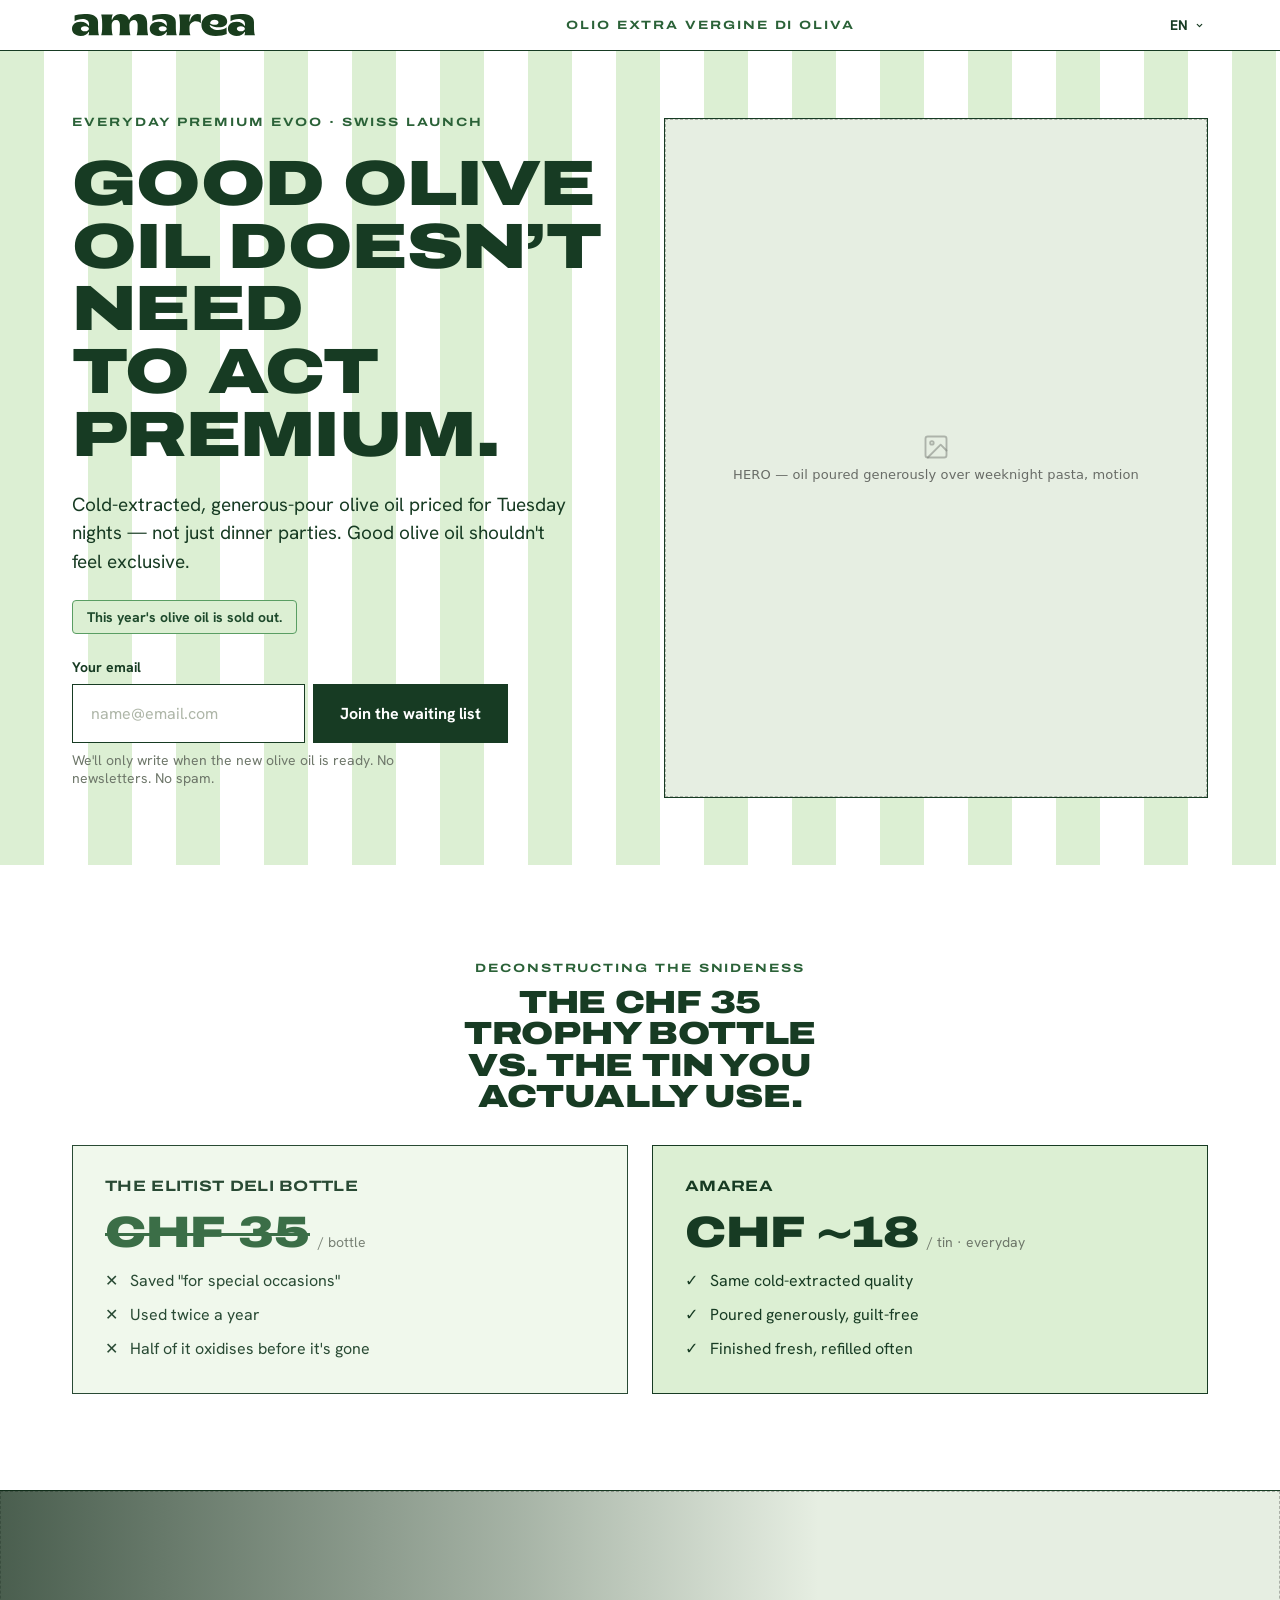
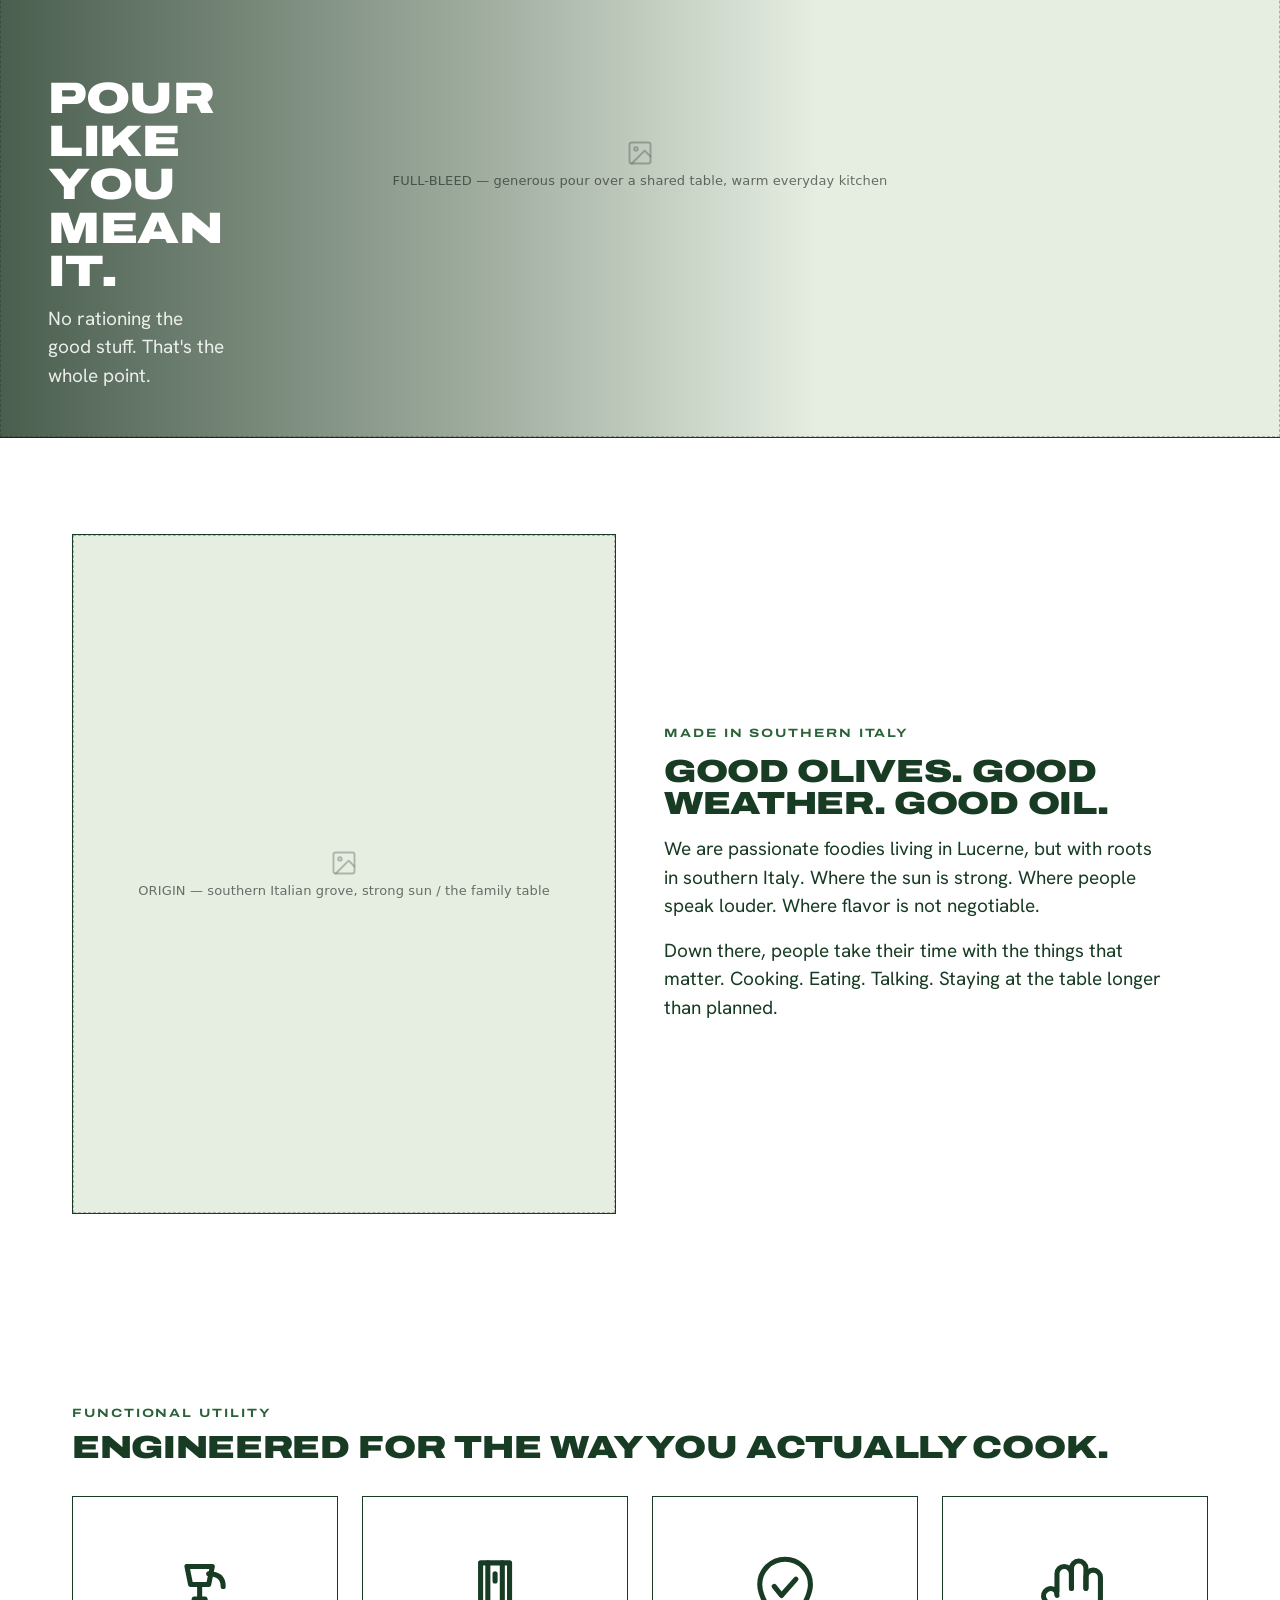
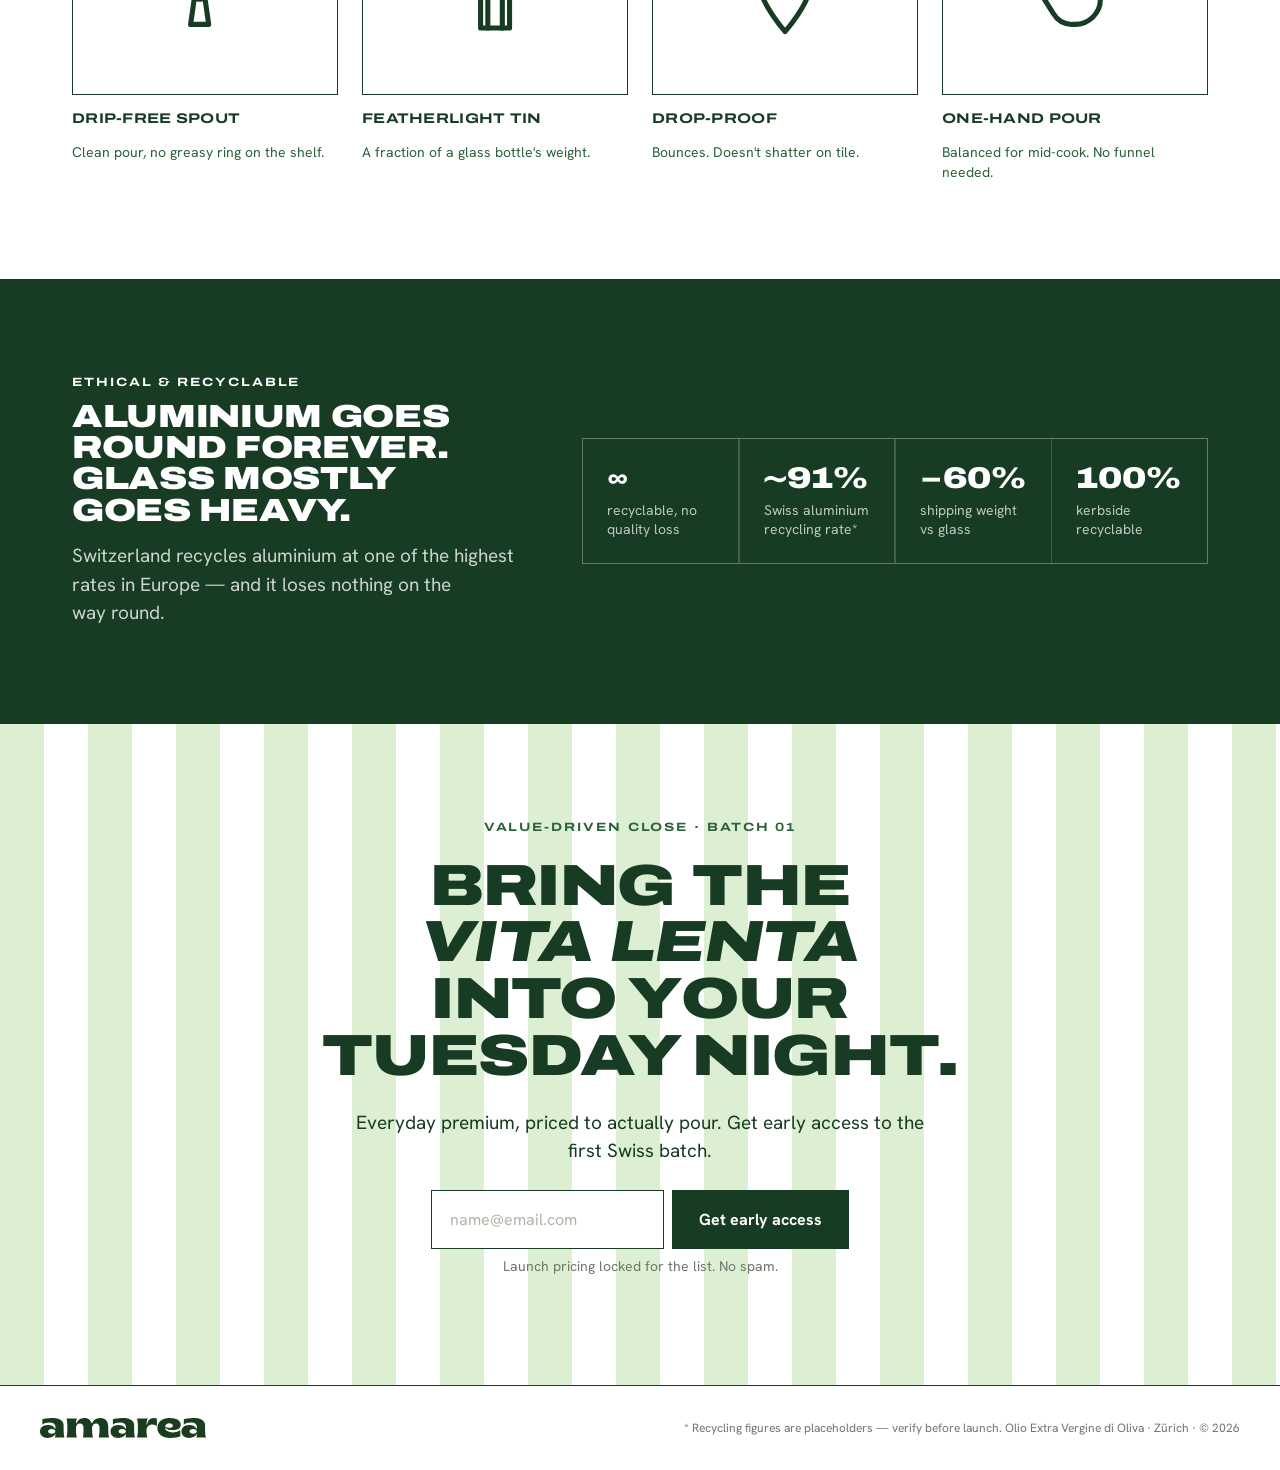
<file: project/Amarea - Concept C1.html>
<!DOCTYPE html>
<html lang="en">
<head>
<meta charset="UTF-8" />
<meta name="viewport" content="width=device-width, initial-scale=1.0" />
<title>Amarea · Premium isn't a luxury</title>
<link rel="preconnect" href="https://fonts.googleapis.com" />
<link rel="preconnect" href="https://fonts.gstatic.com" crossorigin />
<link href="https://fonts.googleapis.com/css2?family=Archivo:wdth,wght@75..125,100..900&family=Hanken+Grotesk:wght@400;500;700&display=swap" rel="stylesheet" />
<link rel="stylesheet" href="amarea-tokens.css" />
<link rel="stylesheet" href="amarea-landing.css" />
<style>
  /* C1-specific layout */
  .hero { padding-top: var(--space-8); padding-bottom: var(--space-8); }
  .hero__grid { display: grid; grid-template-columns: 1fr 1fr; gap: var(--space-7); align-items: center; }
  .hero__copy { display: flex; flex-direction: column; gap: var(--space-5); align-items: flex-start; }
  .hero__copy .display { max-width: 12ch; font-size: clamp(38px, 5vw, 64px); }

  /* Logo + language picker */
  .logo img { display: block; height: 22px; width: auto; }
  .lang { position: relative; }
  .lang__current {
    display: flex; align-items: center; gap: 6px;
    font-family: var(--font-body); font-weight: var(--weight-bold);
    font-size: var(--size-body-sm); letter-spacing: 0.04em;
    color: var(--color-ink); background: none; border: 0;
    padding: 6px 4px; cursor: pointer; line-height: 1;
  }
  .lang__chev { width: 9px; height: 9px; transition: transform var(--dur) var(--ease); }
  .lang.is-open .lang__chev { transform: rotate(180deg); }
  .lang__menu {
    position: absolute; top: calc(100% + 8px); right: 0; z-index: 60;
    display: none; flex-direction: column; min-width: 66px;
    background: var(--color-bg-canvas); border: 1.5px solid var(--color-ink);
  }
  .lang.is-open .lang__menu { display: flex; }
  .lang__opt {
    font-family: var(--font-body); font-weight: var(--weight-bold);
    font-size: var(--size-body-sm); letter-spacing: 0.04em; text-align: left;
    color: var(--color-ink-subtle); background: none; border: 0;
    padding: 10px 14px; cursor: pointer; line-height: 1;
    transition: color var(--dur) var(--ease), background var(--dur) var(--ease);
  }
  .lang__opt:hover { color: var(--color-ink); background: var(--color-bg-subtle); }

  /* Origin section */
  .origin__grid { display: grid; grid-template-columns: 1fr 1fr; gap: var(--space-7); align-items: center; }
  .origin image-slot { aspect-ratio: 4 / 5; }
  .origin__copy { display: flex; flex-direction: column; gap: var(--space-4); align-items: flex-start; }
  .origin__copy .lead { max-width: 46ch; }
  .hero image-slot { aspect-ratio: 4 / 5; }

  /* Price contrast cards */
  .contrast__head { text-align: center; max-width: 40ch; margin: 0 auto var(--space-6); display: flex; flex-direction: column; align-items: center; gap: var(--space-3); }
  .cards { display: grid; grid-template-columns: 1fr 1fr; gap: var(--space-5); }
  .pcard { border: 1.5px solid var(--color-ink); padding: var(--space-6); display: flex; flex-direction: column; gap: var(--space-4); }
  .pcard--dim { background: var(--color-bg-subtle); opacity: 0.92; }
  .pcard--hero { background: var(--color-bg-tint); }
  .pcard__name { font-family: var(--font-display); font-weight: var(--weight-bold); font-variation-settings: "wdth" var(--display-wdth); text-transform: uppercase; font-size: 15px; letter-spacing: 0.02em; }
  .pcard__price { display: flex; align-items: baseline; gap: var(--space-2); }
  .pcard__price .amt { font-family: var(--font-display); font-weight: var(--weight-black); font-variation-settings: "wdth" var(--display-wdth); font-size: 44px; line-height: 1; }
  .pcard--dim .amt { text-decoration: line-through; text-decoration-thickness: 3px; color: var(--color-ink-muted); }
  .pcard__unit { font-size: var(--size-body-sm); color: var(--color-ink-subtle); }
  .pcard ul { list-style: none; margin: 0; padding: 0; display: flex; flex-direction: column; gap: var(--space-3); }
  .pcard li { display: flex; gap: var(--space-3); font-size: var(--size-body); line-height: 1.4; }
  .pcard li .mk { font-family: var(--font-display); font-weight: 900; }

  /* Pour band (full-bleed) */
  .pour { position: relative; }
  .pour image-slot { aspect-ratio: 21 / 9; border-left: 0; border-right: 0; }
  .pour__scrim { position: absolute; inset: 0; pointer-events: none; background: linear-gradient(90deg, rgba(14,39,22,0.72) 0%, rgba(14,39,22,0.3) 40%, rgba(14,39,22,0) 64%); }
  .pour__overlay { position: absolute; inset: auto auto var(--space-7) 0; max-width: 32ch; padding: 0 var(--space-7); color: var(--white); }
  .pour__overlay .display { color: var(--white); }
  .pour__overlay .lead { color: rgba(255,255,255,0.88); margin-top: var(--space-3); }

  /* Utility roadmap */
  .util__head { margin-bottom: var(--space-6); }
  .util { display: flex; flex-direction: column; gap: var(--space-4); }
  .util__icon { width: 100%; aspect-ratio: 4 / 3; border: 1.5px solid var(--color-ink); display: flex; align-items: center; justify-content: center; background: var(--color-bg-canvas); }
  .util__icon svg { width: 44%; height: 44%; }
  .util__t { font-family: var(--font-display); font-weight: var(--weight-bold); font-variation-settings: "wdth" var(--display-wdth); text-transform: uppercase; font-size: 14px; letter-spacing: 0.02em; }
  .util__d { font-size: var(--size-body-sm); color: var(--color-ink-muted); line-height: 1.45; }

  /* Recyclable anchor */
  .anchor__grid { display: grid; grid-template-columns: 0.85fr 1.15fr; gap: var(--space-7); align-items: center; }

  /* Close */
  .close__inner { max-width: 720px; margin: 0 auto; text-align: center; display: flex; flex-direction: column; align-items: center; gap: var(--space-5); }
  .close .capture { margin: 0 auto; }
  .close .capture__row { justify-content: center; }
  .vita { font-style: italic; }

  @media (max-width: 860px) {
    .hero__grid, .anchor__grid, .origin__grid { grid-template-columns: 1fr; }
    .cards { grid-template-columns: 1fr; }
    .lang__opt { padding: 12px 16px; }
    .util-grid { grid-template-columns: 1fr 1fr !important; }
    .pour image-slot { aspect-ratio: 4 / 3; }
    .pour__scrim { display: none; }
    .pour__overlay { position: static; padding: var(--space-5); background: var(--color-bg-inverse); max-width: none; }
  }
</style>
</head>
<body>

<!-- ① STICKY BRAND BAR -->
<nav class="nav">
  <div class="nav__inner">
    <a href="#" class="logo"><img src="amarea-logo.svg" alt="Amarea" /></a>
    <span class="nav__tag">Olio Extra Vergine di Oliva</span>
    <div class="lang" role="group" aria-label="Language">
      <button class="lang__current" type="button" aria-haspopup="listbox" aria-expanded="false">
        <span class="lang__active">EN</span>
        <svg class="lang__chev" viewBox="0 0 12 12" fill="none" stroke="currentColor" stroke-width="1.6" stroke-linecap="round" stroke-linejoin="round"><path d="M3 4.5 6 7.5 9 4.5"></path></svg>
      </button>
      <div class="lang__menu" role="listbox">
        <button class="lang__opt" type="button">DE</button>
        <button class="lang__opt" type="button">IT</button>
        <button class="lang__opt" type="button">FR</button>
      </div>
    </div>
  </div>
</nav>

<!-- ② VALUE HERO (pour-led) -->
<header class="hero am-stripes" data-screen-label="C1 / Hero">
  <div class="container hero__grid">
    <div class="hero__copy">
      <p class="eyebrow">Everyday premium EVOO · Swiss launch</p>
      <h1 class="display d-2xl">GOOD OLIVE OIL DOESN’T NEED TO ACT PREMIUM.</h1>
      <p class="lead">Cold-extracted, generous-pour olive oil priced for Tuesday nights — not just dinner parties. Good olive oil shouldn't feel exclusive.</p>
      <span class="am-badge">This year's olive oil is sold out.</span>
      <div class="capture">
        <label class="capture__label" for="hero-email">Your email</label>
        <div class="capture__row">
          <input class="am-input" id="hero-email" type="email" placeholder="name@email.com" />
          <button class="am-btn">Join the waiting list</button>
        </div>
        <p class="fineprint">We'll only write when the new olive oil is ready. No newsletters. No spam.</p>
      </div>
    </div>
    <image-slot id="c1-hero" shape="rect" placeholder="HERO — oil poured generously over weeknight pasta, motion"></image-slot>
  </div>
</header>

<!-- ③ PRICE CONTRAST -->
<section class="section" data-screen-label="C1 / Contrast">
  <div class="container">
    <div class="contrast__head">
      <p class="eyebrow">Deconstructing the snideness</p>
      <h2 class="display d-md">The CHF 35 trophy bottle vs. the tin you actually use.</h2>
    </div>
    <div class="cards">
      <div class="pcard pcard--dim">
        <div class="pcard__name">The elitist deli bottle</div>
        <div class="pcard__price"><span class="amt">CHF 35</span><span class="pcard__unit">/ bottle</span></div>
        <ul>
          <li><span class="mk">✕</span>Saved "for special occasions"</li>
          <li><span class="mk">✕</span>Used twice a year</li>
          <li><span class="mk">✕</span>Half of it oxidises before it's gone</li>
        </ul>
      </div>
      <div class="pcard pcard--hero">
        <div class="pcard__name">Amarea</div>
        <div class="pcard__price"><span class="amt">CHF ~18</span><span class="pcard__unit">/ tin · everyday</span></div>
        <ul>
          <li><span class="mk">✓</span>Same cold-extracted quality</li>
          <li><span class="mk">✓</span>Poured generously, guilt-free</li>
          <li><span class="mk">✓</span>Finished fresh, refilled often</li>
        </ul>
      </div>
    </div>
  </div>
</section>

<!-- ④ POUR BAND (full-bleed) -->
<section class="pour fullbleed" data-screen-label="C1 / Pour band">
  <image-slot id="c1-pour" shape="rect" placeholder="FULL-BLEED — generous pour over a shared table, warm everyday kitchen" fit="cover"></image-slot>
  <div class="pour__scrim"></div>
  <div class="pour__overlay">
    <h2 class="display d-lg">Pour like you mean it.</h2>
    <p class="lead">No rationing the good stuff. That's the whole point.</p>
  </div>
</section>

<!-- ⑤ ORIGIN — made in southern italy -->
<section class="origin section" data-screen-label="C1 / Origin">
  <div class="container origin__grid">
    <image-slot id="c1-origin" shape="rect" placeholder="ORIGIN — southern Italian grove, strong sun / the family table"></image-slot>
    <div class="origin__copy">
      <p class="eyebrow">Made in southern Italy</p>
      <h2 class="display d-md">Good olives. Good weather. Good oil.</h2>
      <p class="lead">We are passionate foodies living in Lucerne, but with roots in southern Italy. Where the sun is strong. Where people speak louder. Where flavor is not negotiable.</p>
      <p class="lead">Down there, people take their time with the things that matter. Cooking. Eating. Talking. Staying at the table longer than planned.</p>
    </div>
  </div>
</section>

<!-- ⑥ FUNCTIONAL UTILITY -->
<section class="section" data-screen-label="C1 / Utility">
  <div class="container">
    <div class="util__head">
      <p class="eyebrow">Functional utility</p>
      <h2 class="display d-md" style="margin-top:var(--space-3)">Engineered for the way you actually cook.</h2>
    </div>
    <div class="grid-4 util-grid">
      <div class="util">
        <div class="util__icon">
          <svg viewBox="0 0 24 24" fill="none" stroke="currentColor" stroke-width="1.4" stroke-linecap="round" stroke-linejoin="round" style="color:var(--color-ink)"><path d="M7 4h7l-1 5H8L7 4Z"/><path d="M10.5 9v4"/><path d="M9 13h3l1 7H8l1-7Z"/><path d="M13 6c3 0 4 1.5 4 3.5"/></svg>
        </div>
        <div class="util__t">Drip-free spout</div>
        <div class="util__d">Clean pour, no greasy ring on the shelf.</div>
      </div>
      <div class="util">
        <div class="util__icon">
          <svg viewBox="0 0 24 24" fill="none" stroke="currentColor" stroke-width="1.4" stroke-linecap="round" stroke-linejoin="round" style="color:var(--color-ink)"><path d="M8 3h8v18H8z"/><path d="M10 3v18"/><path d="M14 3v18"/><path d="M12 6v2"/></svg>
        </div>
        <div class="util__t">Featherlight tin</div>
        <div class="util__d">A fraction of a glass bottle's weight.</div>
      </div>
      <div class="util">
        <div class="util__icon">
          <svg viewBox="0 0 24 24" fill="none" stroke="currentColor" stroke-width="1.4" stroke-linecap="round" stroke-linejoin="round" style="color:var(--color-ink)"><path d="M12 2a7 7 0 0 1 7 7c0 5-7 13-7 13S5 14 5 9a7 7 0 0 1 7-7Z"/><path d="M9 9.5 11 12l4-4.5"/></svg>
        </div>
        <div class="util__t">Drop-proof</div>
        <div class="util__d">Bounces. Doesn't shatter on tile.</div>
      </div>
      <div class="util">
        <div class="util__icon">
          <svg viewBox="0 0 24 24" fill="none" stroke="currentColor" stroke-width="1.4" stroke-linecap="round" stroke-linejoin="round" style="color:var(--color-ink)"><path d="M7 11V6a2 2 0 0 1 4 0v4"/><path d="M11 10V4.5a2 2 0 0 1 4 0V10"/><path d="M15 10V7a2 2 0 0 1 4 0v6a7 7 0 0 1-7 7h-1a6 6 0 0 1-5-3l-2.5-4a2 2 0 0 1 3.3-2.2L7 12"/></svg>
        </div>
        <div class="util__t">One-hand pour</div>
        <div class="util__d">Balanced for mid-cook. No funnel needed.</div>
      </div>
    </div>
  </div>
</section>

<!-- ⑥ RECYCLABLE ANCHOR (dark band) -->
<section class="section--inverse section" data-screen-label="C1 / Recyclable">
  <div class="container anchor__grid">
    <div>
      <p class="eyebrow">Ethical &amp; recyclable</p>
      <h2 class="display d-md" style="margin-top:var(--space-3)">Aluminium goes round forever. Glass mostly goes heavy.</h2>
      <p class="lead" style="margin-top:var(--space-4); color:rgba(255,255,255,0.78)">Switzerland recycles aluminium at one of the highest rates in Europe — and it loses nothing on the way round.</p>
    </div>
    <div class="stats stats--4">
      <div class="stat"><div class="stat__big">∞</div><div class="stat__small">recyclable, no quality loss</div></div>
      <div class="stat"><div class="stat__big">~91%</div><div class="stat__small">Swiss aluminium recycling rate*</div></div>
      <div class="stat"><div class="stat__big">−60%</div><div class="stat__small">shipping weight vs glass</div></div>
      <div class="stat"><div class="stat__big">100%</div><div class="stat__small">kerbside recyclable</div></div>
    </div>
  </div>
</section>

<!-- ⑦ VALUE CLOSE (repeat capture) -->
<section class="close section am-stripes" data-screen-label="C1 / Closing">
  <div class="container close__inner">
    <p class="eyebrow">Value-driven close · Batch 01</p>
    <h2 class="display d-xl">Bring the <span class="vita">vita lenta</span> into your Tuesday night.</h2>
    <p class="lead" style="text-align:center">Everyday premium, priced to actually pour. Get early access to the first Swiss batch.</p>
    <div class="capture">
      <div class="capture__row">
        <input class="am-input" type="email" placeholder="name@email.com" />
        <button class="am-btn">Get early access</button>
      </div>
      <p class="fineprint" style="text-align:center; margin-left:auto; margin-right:auto;">Launch pricing locked for the list. No spam.</p>
    </div>
  </div>
</section>

<footer class="footer">
  <div class="footer__inner">
    <span class="logo"><img src="amarea-logo.svg" alt="Amarea" style="height:20px;width:auto;display:block;" /></span>
    <span class="fineprint">* Recycling figures are placeholders — verify before launch. Olio Extra Vergine di Oliva · Zürich · © 2026</span>
  </div>
</footer>

<template id="__bundler_thumbnail">
  <svg viewBox="0 0 100 100" xmlns="http://www.w3.org/2000/svg">
    <rect width="100" height="100" fill="#C9E7C0"/>
    <text x="50" y="58" font-family="Archivo, sans-serif" font-weight="900" font-size="20" fill="#173B23" text-anchor="middle">C1</text>
  </svg>
</template>

<script src="image-slot.js"></script>
<script>
(function(){
  document.querySelectorAll('.lang').forEach(function(lang){
    var current = lang.querySelector('.lang__current');
    var active = lang.querySelector('.lang__active');
    current.addEventListener('click', function(e){
      e.stopPropagation();
      var open = lang.classList.toggle('is-open');
      current.setAttribute('aria-expanded', open ? 'true' : 'false');
    });
    lang.querySelectorAll('.lang__opt').forEach(function(opt){
      opt.addEventListener('click', function(){
        var picked = opt.textContent;
        opt.textContent = active.textContent;
        active.textContent = picked;
        lang.classList.remove('is-open');
        current.setAttribute('aria-expanded', 'false');
      });
    });
  });
  document.addEventListener('click', function(){
    document.querySelectorAll('.lang.is-open').forEach(function(l){
      l.classList.remove('is-open');
      var c = l.querySelector('.lang__current');
      if (c) c.setAttribute('aria-expanded', 'false');
    });
  });
})();
</script>
</body>
</html>
</file>
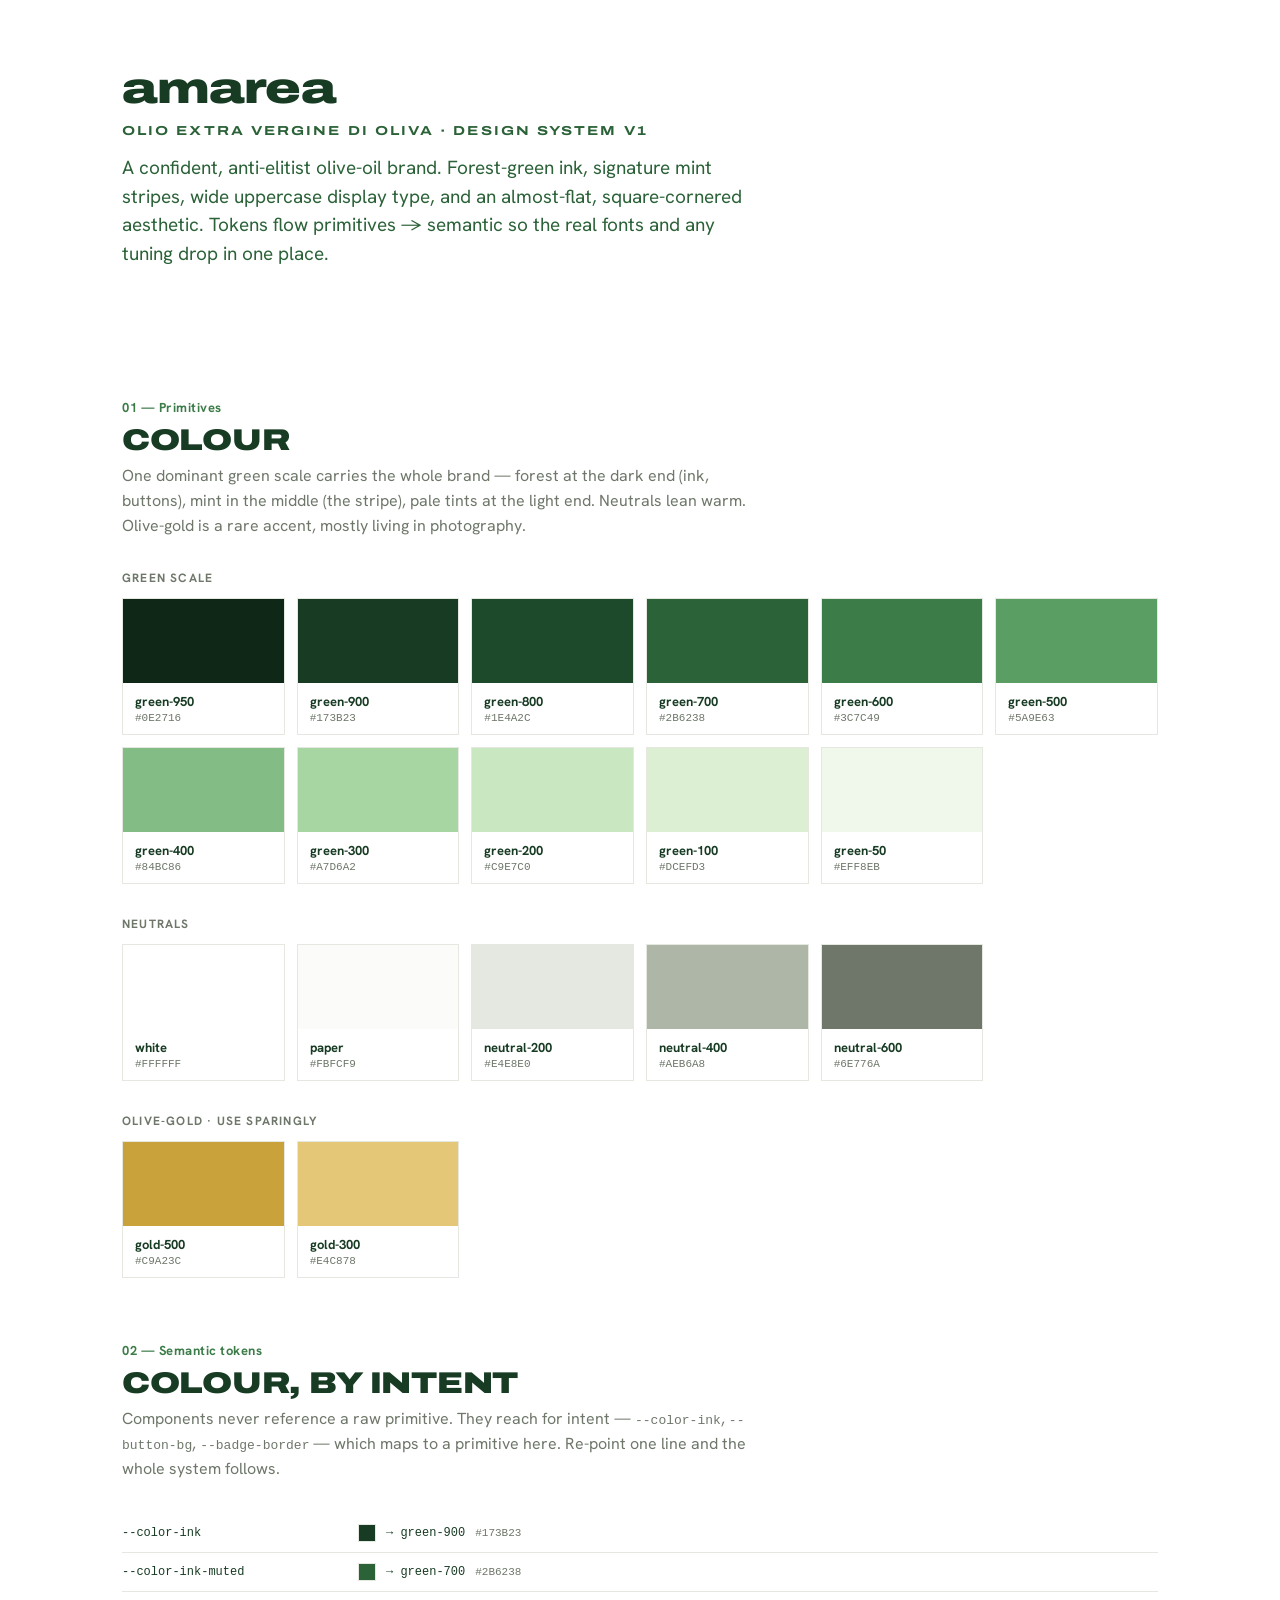
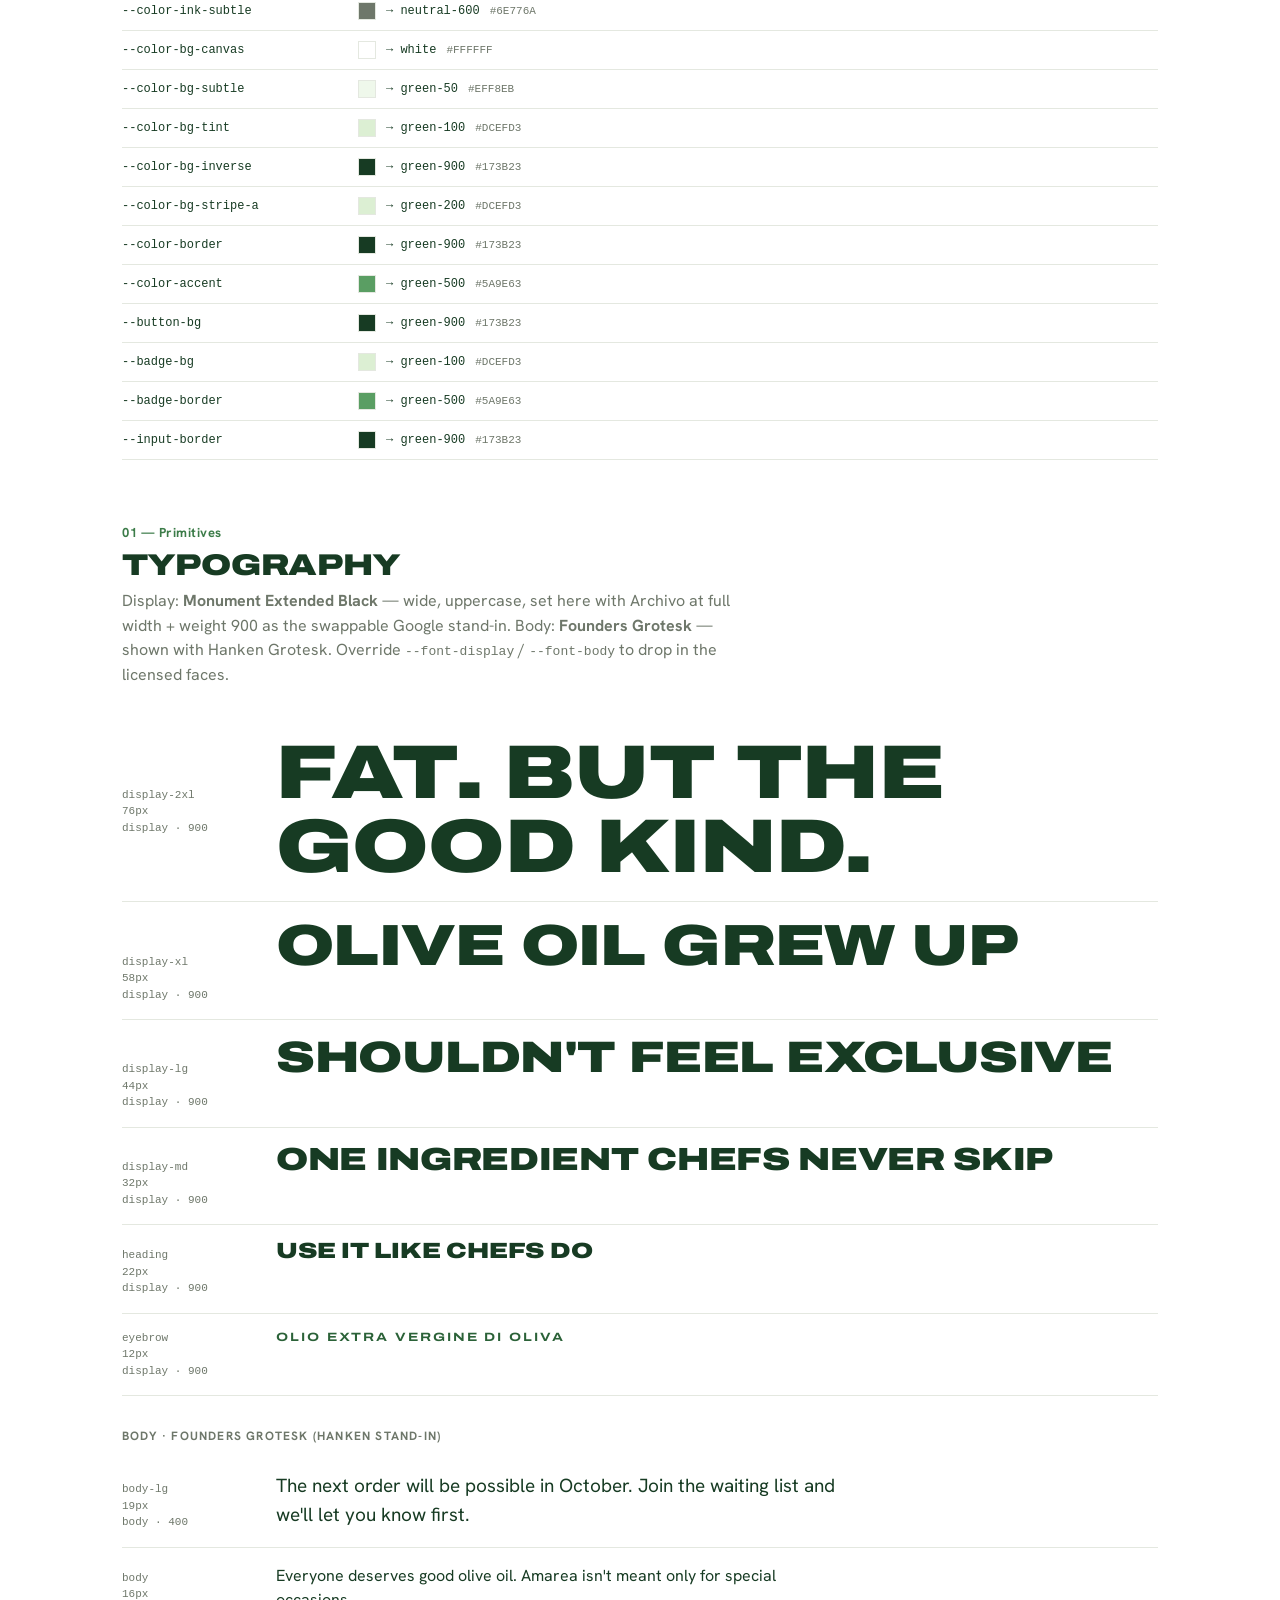
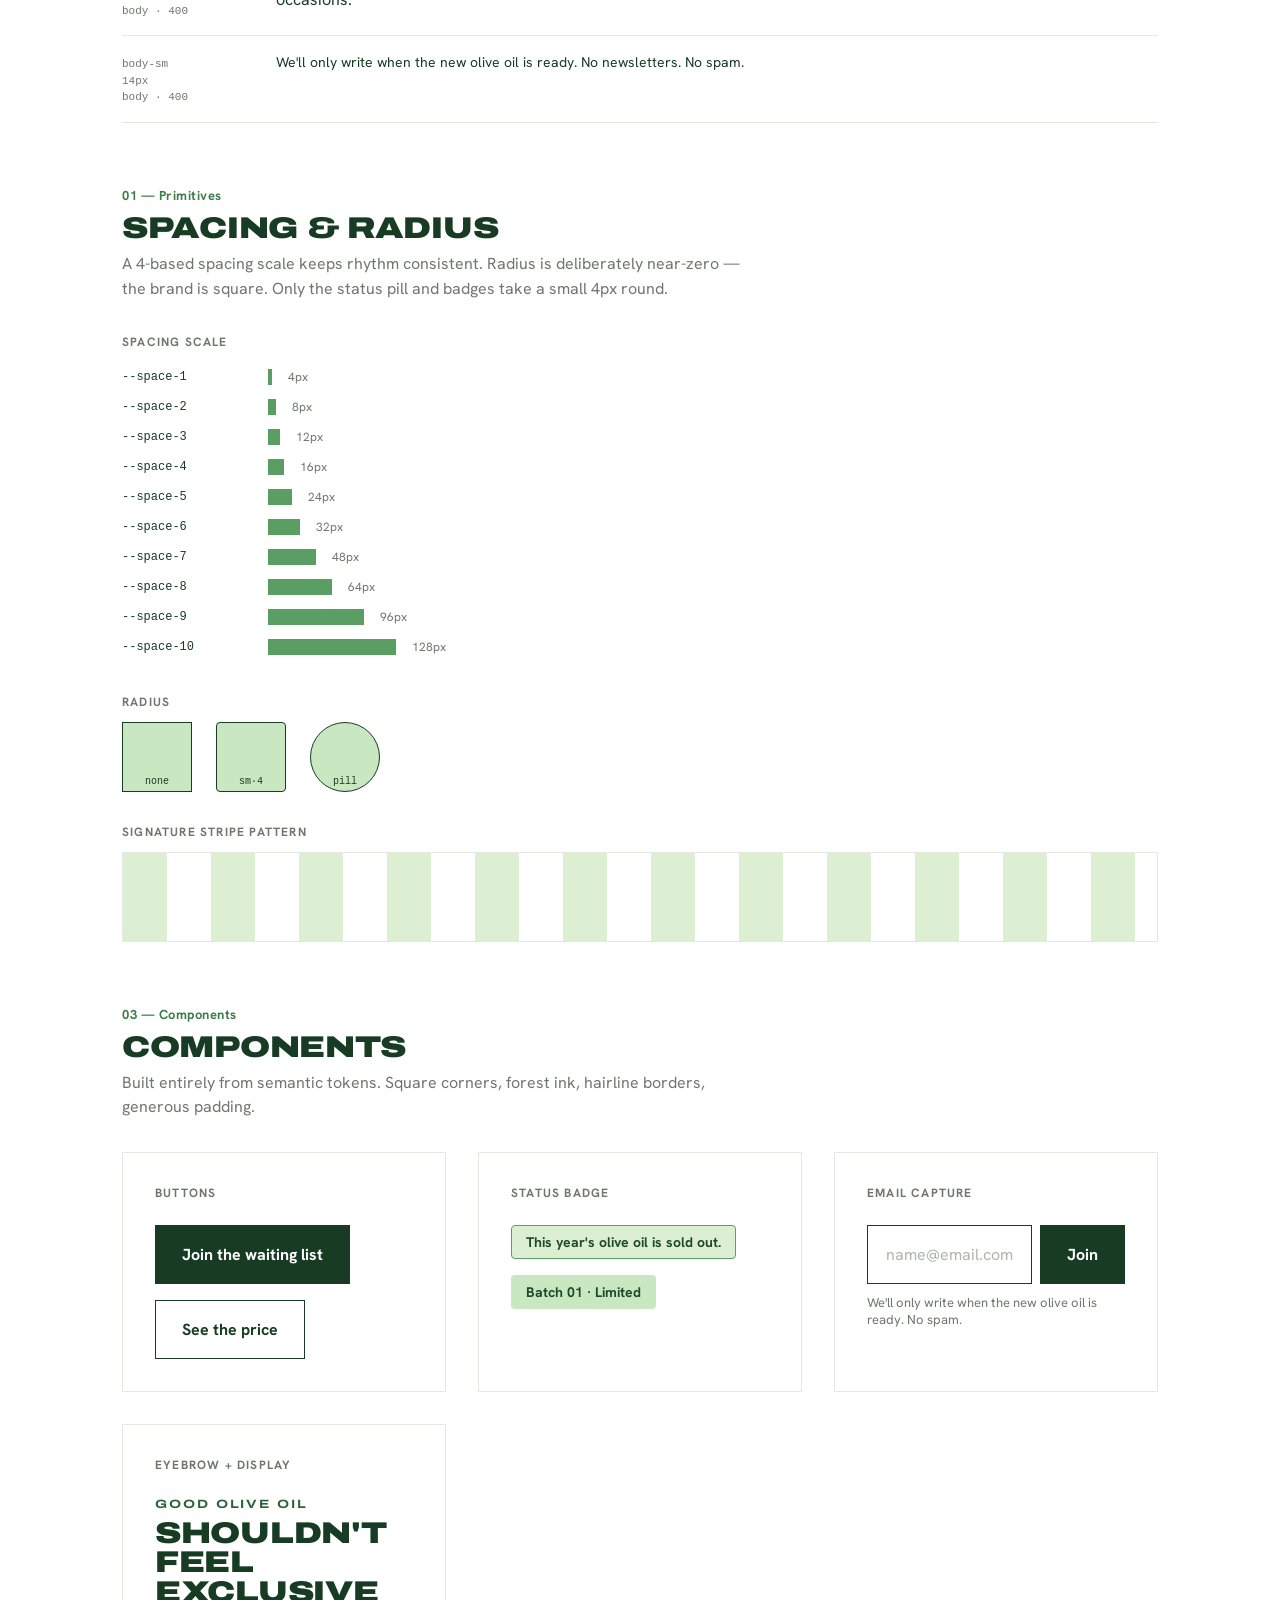
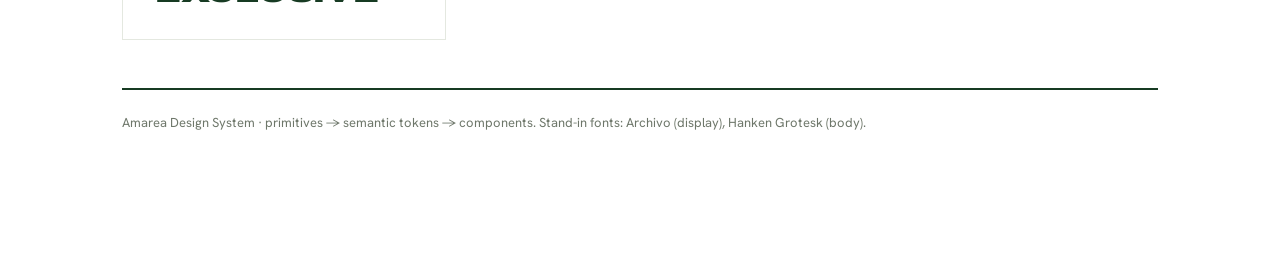
<file: project/Amarea Design System.html>
<!DOCTYPE html>
<html lang="en">
<head>
<meta charset="UTF-8" />
<meta name="viewport" content="width=device-width, initial-scale=1.0" />
<title>Amarea · Design System</title>
<link rel="preconnect" href="https://fonts.googleapis.com" />
<link rel="preconnect" href="https://fonts.gstatic.com" crossorigin />
<link href="https://fonts.googleapis.com/css2?family=Archivo:wdth,wght@75..125,100..900&family=Hanken+Grotesk:wght@400;500;700&display=swap" rel="stylesheet" />
<link rel="stylesheet" href="amarea-tokens.css" />
<style>
  * { box-sizing: border-box; }
  html, body { margin: 0; }
  body {
    background: var(--color-bg-canvas);
    color: var(--color-ink);
    font-family: var(--font-body);
    -webkit-font-smoothing: antialiased;
  }
  .wrap { max-width: 1100px; margin: 0 auto; padding: 0 var(--space-6) var(--space-10); }

  /* Masthead */
  header.ds-head {
    padding: var(--space-8) var(--space-6) var(--space-7);
    max-width: 1100px; margin: 0 auto;
  }
  .ds-logo {
    font-family: var(--font-display); font-weight: var(--weight-black);
    font-variation-settings: "wdth" var(--display-wdth);
    font-size: 44px; letter-spacing: -0.02em; text-transform: lowercase; color: var(--color-ink);
  }
  .ds-kicker {
    font-family: var(--font-display); font-weight: var(--weight-bold);
    font-variation-settings: "wdth" var(--display-wdth);
    text-transform: uppercase; letter-spacing: var(--tracking-eyebrow);
    font-size: 13px; color: var(--color-ink-muted); margin-top: var(--space-3);
  }
  .ds-sub { font-size: var(--size-body-lg); color: var(--color-ink-muted); max-width: 620px; margin-top: var(--space-4); line-height: 1.5; }

  /* Section scaffold */
  section { padding-top: var(--space-8); }
  .sec-num {
    font-family: var(--font-body); font-weight: 700; font-size: 13px;
    color: var(--color-accent-strong); letter-spacing: 0.04em;
  }
  h2.sec-title {
    font-family: var(--font-display); font-weight: var(--weight-black);
    font-variation-settings: "wdth" var(--display-wdth);
    text-transform: uppercase; letter-spacing: -0.01em;
    font-size: 30px; margin: var(--space-2) 0 var(--space-2); color: var(--color-ink);
  }
  .sec-desc { color: var(--color-ink-subtle); max-width: 640px; margin: 0 0 var(--space-6); line-height: 1.55; }
  .rule { height: 1.5px; background: var(--color-ink); border: 0; margin-top: var(--space-7); }
  .grp-label {
    font-family: var(--font-body); font-weight: 700; font-size: 12px; text-transform: uppercase;
    letter-spacing: 0.1em; color: var(--color-ink-subtle); margin: var(--space-6) 0 var(--space-3);
  }

  /* Color swatches */
  .swatch-grid { display: grid; grid-template-columns: repeat(auto-fill, minmax(150px, 1fr)); gap: var(--space-3); }
  .swatch { border: 1px solid var(--color-border-subtle); }
  .swatch .chip { height: 84px; }
  .swatch .meta { padding: 10px 12px; }
  .swatch .nm { font-weight: 700; font-size: 13px; }
  .swatch .hex { font-family: ui-monospace, monospace; font-size: 11px; color: var(--color-ink-subtle); margin-top: 2px; }

  .token-row { display: grid; grid-template-columns: 220px 1fr; gap: var(--space-4); align-items: center; padding: 10px 0; border-bottom: 1px solid var(--color-border-subtle); }
  .token-row code { font-family: ui-monospace, monospace; font-size: 12px; color: var(--color-ink); }
  .token-row .maps { font-size: 13px; color: var(--color-ink-subtle); display: flex; align-items: center; gap: 10px; }
  .dot { width: 18px; height: 18px; border: 1px solid var(--color-border-subtle); flex: 0 0 auto; }

  /* Type specimens */
  .type-row { display: grid; grid-template-columns: 130px 1fr; gap: var(--space-5); align-items: baseline; padding: var(--space-4) 0; border-bottom: 1px solid var(--color-border-subtle); }
  .type-row .spec { font-family: ui-monospace, monospace; font-size: 11px; color: var(--color-ink-subtle); line-height: 1.5; }

  /* Spacing */
  .space-row { display: flex; align-items: center; gap: var(--space-4); padding: 7px 0; }
  .space-bar { background: var(--color-accent); height: 16px; }
  .space-row code { font-family: ui-monospace, monospace; font-size: 12px; width: 130px; flex: 0 0 auto; }

  /* Components showcase */
  .comp-grid { display: grid; grid-template-columns: repeat(auto-fit, minmax(280px, 1fr)); gap: var(--space-6); }
  .comp-card { border: 1px solid var(--color-border-subtle); padding: var(--space-6); }
  .comp-card .ttl { font-size: 12px; font-weight: 700; text-transform: uppercase; letter-spacing: 0.1em; color: var(--color-ink-subtle); margin-bottom: var(--space-5); }
  .stack { display: flex; flex-direction: column; gap: var(--space-4); align-items: flex-start; }
  .row { display: flex; gap: var(--space-3); flex-wrap: wrap; align-items: center; }

  .radius-demo { display: flex; gap: var(--space-5); }
  .radius-demo .b { width: 70px; height: 70px; background: var(--green-200); border: 1.5px solid var(--color-ink); display: flex; align-items: flex-end; justify-content: center; font-size: 10px; font-family: ui-monospace, monospace; padding-bottom: 4px; color: var(--color-ink); }

  .stripe-demo { height: 90px; border: 1px solid var(--color-border-subtle); }
</style>
</head>
<body>

<header class="ds-head">
  <div class="ds-logo">amarea</div>
  <div class="ds-kicker">Olio Extra Vergine di Oliva · Design System v1</div>
  <p class="ds-sub">A confident, anti-elitist olive-oil brand. Forest-green ink, signature mint stripes, wide uppercase display type, and an almost-flat, square-cornered aesthetic. Tokens flow primitives → semantic so the real fonts and any tuning drop in one place.</p>
</header>

<div class="wrap">

  <!-- 1. COLOR -->
  <section>
    <div class="sec-num">01 — Primitives</div>
    <h2 class="sec-title">Colour</h2>
    <p class="sec-desc">One dominant green scale carries the whole brand — forest at the dark end (ink, buttons), mint in the middle (the stripe), pale tints at the light end. Neutrals lean warm. Olive-gold is a rare accent, mostly living in photography.</p>

    <div class="grp-label">Green scale</div>
    <div class="swatch-grid" id="greens"></div>

    <div class="grp-label">Neutrals</div>
    <div class="swatch-grid" id="neutrals"></div>

    <div class="grp-label">Olive-gold · use sparingly</div>
    <div class="swatch-grid" id="golds"></div>
  </section>

  <!-- 2. SEMANTIC COLOR -->
  <section>
    <div class="sec-num">02 — Semantic tokens</div>
    <h2 class="sec-title">Colour, by intent</h2>
    <p class="sec-desc">Components never reference a raw primitive. They reach for intent — <code>--color-ink</code>, <code>--button-bg</code>, <code>--badge-border</code> — which maps to a primitive here. Re-point one line and the whole system follows.</p>
    <div id="semantic-colors"></div>
  </section>

  <!-- 3. TYPE -->
  <section>
    <div class="sec-num">01 — Primitives</div>
    <h2 class="sec-title">Typography</h2>
    <p class="sec-desc">Display: <strong>Monument Extended Black</strong> — wide, uppercase, set here with Archivo at full width + weight 900 as the swappable Google stand-in. Body: <strong>Founders Grotesk</strong> — shown with Hanken Grotesk. Override <code>--font-display</code> / <code>--font-body</code> to drop in the licensed faces.</p>
    <div id="type-scale"></div>
  </section>

  <!-- 4. SPACING -->
  <section>
    <div class="sec-num">01 — Primitives</div>
    <h2 class="sec-title">Spacing &amp; radius</h2>
    <p class="sec-desc">A 4-based spacing scale keeps rhythm consistent. Radius is deliberately near-zero — the brand is square. Only the status pill and badges take a small 4px round.</p>
    <div class="grp-label">Spacing scale</div>
    <div id="spacing"></div>
    <div class="grp-label">Radius</div>
    <div class="radius-demo">
      <div class="b" style="border-radius:var(--radius-none)">none</div>
      <div class="b" style="border-radius:var(--radius-sm)">sm·4</div>
      <div class="b" style="border-radius:var(--radius-pill)">pill</div>
    </div>
    <div class="grp-label">Signature stripe pattern</div>
    <div class="stripe-demo am-stripes"></div>
  </section>

  <!-- 5. COMPONENTS -->
  <section>
    <div class="sec-num">03 — Components</div>
    <h2 class="sec-title">Components</h2>
    <p class="sec-desc">Built entirely from semantic tokens. Square corners, forest ink, hairline borders, generous padding.</p>
    <div class="comp-grid">
      <div class="comp-card">
        <div class="ttl">Buttons</div>
        <div class="stack">
          <a class="am-btn" href="#">Join the waiting list</a>
          <a class="am-btn am-btn--ghost" href="#">See the price</a>
        </div>
      </div>
      <div class="comp-card">
        <div class="ttl">Status badge</div>
        <div class="stack">
          <span class="am-badge">This year's olive oil is sold out.</span>
          <span class="am-badge" style="--badge-bg:var(--green-200);--badge-border:transparent;">Batch 01 · Limited</span>
        </div>
      </div>
      <div class="comp-card">
        <div class="ttl">Email capture</div>
        <div style="display:flex; gap:var(--space-2); width:100%;">
          <input class="am-input" placeholder="name@email.com" />
          <a class="am-btn" href="#" style="white-space:nowrap;">Join</a>
        </div>
        <div style="font-size:13px; color:var(--color-ink-subtle); margin-top:10px;">We'll only write when the new olive oil is ready. No spam.</div>
      </div>
      <div class="comp-card">
        <div class="ttl">Eyebrow + display</div>
        <div class="am-eyebrow">Good olive oil</div>
        <div class="am-display" style="font-size:30px; margin-top:8px;">Shouldn't feel exclusive</div>
      </div>
    </div>
  </section>

  <hr class="rule" />
  <p style="font-size:13px; color:var(--color-ink-subtle); margin-top:var(--space-5);">Amarea Design System · primitives → semantic tokens → components. Stand-in fonts: Archivo (display), Hanken Grotesk (body).</p>
</div>

<script>
  const mk = (parent, items) => {
    const el = document.getElementById(parent);
    el.innerHTML = items.map(([nm, v]) => `
      <div class="swatch">
        <div class="chip" style="background:${v}"></div>
        <div class="meta"><div class="nm">${nm}</div><div class="hex">${v}</div></div>
      </div>`).join('');
  };
  const css = getComputedStyle(document.documentElement);
  const g = n => css.getPropertyValue(n).trim();

  mk('greens', ['950','900','800','700','600','500','400','300','200','100','50'].map(s => [`green-${s}`, g(`--green-${s}`)]));
  mk('neutrals', [['white', g('--white')],['paper', g('--paper')],['neutral-200', g('--neutral-200')],['neutral-400', g('--neutral-400')],['neutral-600', g('--neutral-600')]]);
  mk('golds', [['gold-500', g('--gold-500')],['gold-300', g('--gold-300')]]);

  // Semantic color rows
  const sem = [
    ['--color-ink','green-900'],['--color-ink-muted','green-700'],['--color-ink-subtle','neutral-600'],
    ['--color-bg-canvas','white'],['--color-bg-subtle','green-50'],['--color-bg-tint','green-100'],
    ['--color-bg-inverse','green-900'],['--color-bg-stripe-a','green-200'],
    ['--color-border','green-900'],['--color-accent','green-500'],
    ['--button-bg','green-900'],['--badge-bg','green-100'],['--badge-border','green-500'],['--input-border','green-900'],
  ];
  document.getElementById('semantic-colors').innerHTML = sem.map(([t, maps]) => `
    <div class="token-row">
      <code>${t}</code>
      <div class="maps"><span class="dot" style="background:${g(t)}"></span><code>→ ${maps}</code><span style="font-family:ui-monospace,monospace;font-size:11px;color:var(--color-ink-subtle)">${g(t)}</span></div>
    </div>`).join('');

  // Type scale
  const types = [
    ['display-2xl','--size-display-2xl','Fat. But the good kind.','am-display'],
    ['display-xl','--size-display-xl','Olive oil grew up','am-display'],
    ['display-lg','--size-display-lg','Shouldn\'t feel exclusive','am-display'],
    ['display-md','--size-display-md','One ingredient chefs never skip','am-display'],
    ['heading','--size-heading','Use it like chefs do','am-display'],
    ['eyebrow','--size-eyebrow','Olio Extra Vergine di Oliva','am-eyebrow'],
  ];
  const body = [
    ['body-lg','--size-body-lg','The next order will be possible in October. Join the waiting list and we\'ll let you know first.'],
    ['body','--size-body','Everyone deserves good olive oil. Amarea isn\'t meant only for special occasions.'],
    ['body-sm','--size-body-sm','We\'ll only write when the new olive oil is ready. No newsletters. No spam.'],
  ];
  document.getElementById('type-scale').innerHTML =
    types.map(([nm, vv, txt, cls]) => `
      <div class="type-row">
        <div class="spec">${nm}<br>${g(vv)}<br>display · 900</div>
        <div class="${cls}" style="font-size:${g(vv)}">${txt}</div>
      </div>`).join('')
    + `<div class="grp-label">Body · Founders Grotesk (Hanken stand-in)</div>` +
    body.map(([nm, vv, txt]) => `
      <div class="type-row">
        <div class="spec">${nm}<br>${g(vv)}<br>body · 400</div>
        <div class="am-body" style="font-size:${g(vv)}; max-width:560px">${txt}</div>
      </div>`).join('');

  // Spacing
  document.getElementById('spacing').innerHTML = [1,2,3,4,5,6,7,8,9,10].map(n => {
    const v = g(`--space-${n}`);
    return `<div class="space-row"><code>--space-${n}</code><div class="space-bar" style="width:${v}"></div><span style="font-size:12px;color:var(--color-ink-subtle)">${v}</span></div>`;
  }).join('');
</script>
</body>
</html>
</file>
<file: project/amarea-tokens.css>
/* ============================================================================
   AMAREA · DESIGN TOKENS
   Layer 1 — PRIMITIVES (raw values, brand-agnostic names)
   Layer 2 — SEMANTIC TOKENS (intent-based, reference primitives)
   Swap the real fonts (Monument Extended Black / Founders Grotesk) by
   overriding --font-display / --font-body; everything else cascades.
   ============================================================================ */

:root {
  /* ──────────────────────────────────────────────────────────────────────
     1. PRIMITIVES
     ────────────────────────────────────────────────────────────────────── */

  /* Green scale — Amarea's core. Forest at the dark end, mint at the light. */
  --green-950: #0E2716;
  --green-900: #173B23;   /* primary "ink" — logo, headlines, body, buttons  */
  --green-800: #1E4A2C;
  --green-700: #2B6238;
  --green-600: #3C7C49;
  --green-500: #5A9E63;   /* mid leaf — accents, focus                       */
  --green-400: #84BC86;
  --green-300: #A7D6A2;
  --green-200: #C9E7C0;   /* signature stripe mint                           */
  --green-100: #DCEFD3;   /* pale tint — badges, soft fills                  */
  --green-50:  #EFF8EB;   /* lightest surface                               */

  /* Neutrals — warm-leaning paper, not pure grey */
  --white:      #FFFFFF;
  --paper:      #FBFCF9;  /* off-white canvas                               */
  --neutral-200:#E4E8E0;
  --neutral-400:#AEB6A8;
  --neutral-600:#6E776A;

  /* Olive-gold — used VERY sparingly (drizzle highlights, rare accent) */
  --gold-500: #C9A23C;
  --gold-300: #E4C878;

  /* Typeface families */
  --font-display: "Archivo", "Arial Narrow", system-ui, sans-serif; /* stand-in for Monument Extended Black */
  --font-body:    "Hanken Grotesk", system-ui, -apple-system, sans-serif; /* stand-in for Founders Grotesk */

  /* Font weights */
  --weight-regular: 400;
  --weight-medium:  500;
  --weight-bold:    700;
  --weight-black:   900;

  /* Width axis (Archivo variable) — used to fake Monument's extended width */
  --display-wdth: 125;

  /* Type scale (px) — display uses wide black caps, body uses grotesk */
  --size-display-2xl: 76px;
  --size-display-xl:  58px;
  --size-display-lg:  44px;
  --size-display-md:  32px;
  --size-heading:     22px;
  --size-body-lg:     19px;
  --size-body:        16px;
  --size-body-sm:     14px;
  --size-eyebrow:     12px;

  /* Line heights */
  --leading-tight:   0.98;
  --leading-snug:    1.12;
  --leading-normal:  1.5;

  /* Letter spacing */
  --tracking-display: -0.01em;
  --tracking-eyebrow:  0.16em;
  --tracking-label:    0.08em;

  /* Spacing scale (4-base) */
  --space-1:  4px;
  --space-2:  8px;
  --space-3:  12px;
  --space-4:  16px;
  --space-5:  24px;
  --space-6:  32px;
  --space-7:  48px;
  --space-8:  64px;
  --space-9:  96px;
  --space-10: 128px;

  /* Radius — brand is overwhelmingly square */
  --radius-none: 0px;
  --radius-sm:   4px;     /* status pill / badge                            */
  --radius-pill: 999px;

  /* Borders */
  --border-width: 1.5px;

  /* Stripe geometry (signature pattern) — wide, generous gaps for legibility */
  --stripe-w: 44px;       /* width of one colour band                       */

  /* Shadows — minimal, brand is flat. Soft lift for the product can only. */
  --shadow-product: 0 30px 60px -20px rgba(14,39,22,0.35);

  /* Motion */
  --ease: cubic-bezier(0.22, 0.61, 0.36, 1);
  --dur:  180ms;

  /* Layout */
  --maxw: 1200px;

  /* ──────────────────────────────────────────────────────────────────────
     2. SEMANTIC TOKENS  (what things MEAN — reference primitives above)
     ────────────────────────────────────────────────────────────────────── */

  /* Surfaces */
  --color-bg-canvas:    var(--white);
  --color-bg-paper:     var(--paper);
  --color-bg-subtle:    var(--green-50);
  --color-bg-tint:      var(--green-100);
  --color-bg-inverse:   var(--green-900);
  --color-bg-stripe-a:  var(--green-100);
  --color-bg-stripe-b:  var(--white);

  /* Text */
  --color-ink:          var(--green-900);   /* default text + headlines      */
  --color-ink-muted:    var(--green-700);
  --color-ink-subtle:   var(--neutral-600);
  --color-ink-inverse:  var(--white);
  --color-ink-on-tint:  var(--green-900);

  /* Lines & borders */
  --color-border:        var(--green-900);  /* input + button outlines       */
  --color-border-subtle: var(--neutral-200);

  /* Accent */
  --color-accent:        var(--green-500);
  --color-accent-strong: var(--green-600);

  /* Button — primary (solid forest) */
  --button-bg:        var(--green-900);
  --button-bg-hover:  var(--green-800);
  --button-text:      var(--white);
  --button-radius:    var(--radius-none);

  /* Button — secondary (outline) */
  --button-ghost-border: var(--green-900);
  --button-ghost-text:   var(--green-900);
  --button-ghost-hover:  var(--green-50);

  /* Input field */
  --input-bg:          var(--white);
  --input-border:      var(--green-900);
  --input-text:        var(--green-900);
  --input-placeholder: var(--neutral-400);
  --input-radius:      var(--radius-none);

  /* Status badge / pill */
  --badge-bg:     var(--green-100);
  --badge-text:   var(--green-800);
  --badge-border: var(--green-500);
  --badge-radius: var(--radius-sm);

  /* Eyebrow / kicker */
  --eyebrow-color: var(--green-700);

  /* Focus ring */
  --focus-ring: var(--green-500);
}

/* ============================================================================
   BASE HELPERS — small set of brand-true utilities the pages share
   ============================================================================ */

.am-stripes {
  background-image: repeating-linear-gradient(
    90deg,
    var(--color-bg-stripe-a) 0, var(--color-bg-stripe-a) var(--stripe-w),
    var(--color-bg-stripe-b) var(--stripe-w), var(--color-bg-stripe-b) calc(var(--stripe-w) * 2)
  );
}

.am-display {
  font-family: var(--font-display);
  font-weight: var(--weight-black);
  font-variation-settings: "wdth" var(--display-wdth);
  text-transform: uppercase;
  line-height: var(--leading-tight);
  letter-spacing: var(--tracking-display);
  color: var(--color-ink);
  margin: 0;
  text-wrap: balance;
}

.am-eyebrow {
  font-family: var(--font-display);
  font-weight: var(--weight-bold);
  font-variation-settings: "wdth" var(--display-wdth);
  text-transform: uppercase;
  letter-spacing: var(--tracking-eyebrow);
  font-size: var(--size-eyebrow);
  color: var(--eyebrow-color);
}

.am-body {
  font-family: var(--font-body);
  font-weight: var(--weight-regular);
  line-height: var(--leading-normal);
  color: var(--color-ink);
}

.am-btn {
  font-family: var(--font-body);
  font-weight: var(--weight-bold);
  font-size: var(--size-body);
  display: inline-flex;
  align-items: center;
  justify-content: center;
  padding: 18px 26px;
  background: var(--button-bg);
  color: var(--button-text);
  border: var(--border-width) solid var(--button-bg);
  border-radius: var(--button-radius);
  cursor: pointer;
  text-decoration: none;
  transition: background var(--dur) var(--ease);
}
.am-btn:hover { background: var(--button-bg-hover); border-color: var(--button-bg-hover); }

.am-btn--ghost {
  background: transparent;
  color: var(--button-ghost-text);
  border-color: var(--button-ghost-border);
}
.am-btn--ghost:hover { background: var(--button-ghost-hover); }

.am-input {
  font-family: var(--font-body);
  font-size: var(--size-body);
  background: var(--input-bg);
  color: var(--input-text);
  border: var(--border-width) solid var(--input-border);
  border-radius: var(--input-radius);
  padding: 16px 18px;
  width: 100%;
  outline: none;
}
.am-input::placeholder { color: var(--input-placeholder); }
.am-input:focus { box-shadow: 0 0 0 3px color-mix(in srgb, var(--focus-ring) 40%, transparent); }

.am-badge {
  font-family: var(--font-body);
  font-weight: var(--weight-bold);
  font-size: var(--size-body-sm);
  display: inline-flex;
  align-items: center;
  gap: 8px;
  padding: 7px 14px;
  background: var(--badge-bg);
  color: var(--badge-text);
  border: 1px solid var(--badge-border);
  border-radius: var(--badge-radius);
}
</file>
<file: project/amarea-landing.css>
/* ============================================================================
   AMAREA · LANDING PAGE SHARED STYLES
   Layout patterns built ENTIRELY from semantic tokens in amarea-tokens.css.
   Used by both Concept A2 and Concept C1.
   ============================================================================ */

* { box-sizing: border-box; }
html, body { margin: 0; }
body {
  background: var(--color-bg-canvas);
  color: var(--color-ink);
  font-family: var(--font-body);
  -webkit-font-smoothing: antialiased;
  text-rendering: optimizeLegibility;
}
img { display: block; max-width: 100%; }

.container { max-width: var(--maxw); margin: 0 auto; padding-left: var(--space-6); padding-right: var(--space-6); }

/* ── Sticky brand bar ─────────────────────────────────────────────────────*/
.nav {
  position: sticky; top: 0; z-index: 50;
  background: var(--color-bg-canvas);
  border-bottom: 1.5px solid var(--color-ink);
}
.nav__inner {
  max-width: var(--maxw); margin: 0 auto;
  display: flex; align-items: center; justify-content: space-between; gap: var(--space-5);
  padding: var(--space-3) var(--space-6);
}
.logo {
  font-family: var(--font-display); font-weight: var(--weight-black);
  font-variation-settings: "wdth" var(--display-wdth);
  font-size: 30px; letter-spacing: -0.02em; text-transform: lowercase;
  color: var(--color-ink); line-height: 1; text-decoration: none;
}
.nav__tag {
  font-family: var(--font-display); font-weight: var(--weight-bold);
  font-variation-settings: "wdth" var(--display-wdth);
  text-transform: uppercase; letter-spacing: var(--tracking-eyebrow);
  font-size: 12px; color: var(--color-ink-muted);
}
.nav__cta { display: flex; align-items: center; gap: var(--space-2); }
.nav__cta .am-input { width: 200px; padding: 10px 14px; }
.nav__cta .am-btn { padding: 11px 18px; font-size: var(--size-body-sm); }

/* ── Section scaffolding ──────────────────────────────────────────────────*/
.section { padding-top: var(--space-9); padding-bottom: var(--space-9); }
.section--tight { padding-top: var(--space-8); padding-bottom: var(--space-8); }
.section--inverse { background: var(--color-bg-inverse); color: var(--color-ink-inverse); }
.section--inverse .display, .section--inverse .eyebrow, .section--inverse .lead { color: var(--color-ink-inverse); }

.eyebrow {
  font-family: var(--font-display); font-weight: var(--weight-bold);
  font-variation-settings: "wdth" var(--display-wdth);
  text-transform: uppercase; letter-spacing: var(--tracking-eyebrow);
  font-size: var(--size-eyebrow); color: var(--eyebrow-color); margin: 0;
}
.display {
  font-family: var(--font-display); font-weight: var(--weight-black);
  font-variation-settings: "wdth" var(--display-wdth);
  text-transform: uppercase; line-height: var(--leading-tight);
  letter-spacing: var(--tracking-display); color: var(--color-ink);
  margin: 0; text-wrap: balance;
}
.d-2xl { font-size: var(--size-display-2xl); }
.d-xl  { font-size: var(--size-display-xl); }
.d-lg  { font-size: var(--size-display-lg); }
.d-md  { font-size: var(--size-display-md); }
.d-sm  { font-size: var(--size-heading); }

.lead { font-size: var(--size-body-lg); line-height: 1.5; color: var(--color-ink); margin: 0; max-width: 52ch; text-wrap: pretty; }
.muted { color: var(--color-ink-subtle); }
.fineprint { font-size: var(--size-body-sm); color: var(--color-ink-subtle); }

/* ── Email capture block ──────────────────────────────────────────────────*/
.capture { max-width: 480px; }
.capture__label { font-weight: 700; font-size: var(--size-body-sm); margin-bottom: var(--space-2); display: block; }
.capture__row { display: flex; gap: var(--space-2); }
.capture__row .am-input { flex: 1; }
.capture__row .am-btn { white-space: nowrap; }
.capture .fineprint { margin-top: var(--space-2); max-width: 42ch; }

/* ── Image slots ─────────────────────────────────────────────────────────*/
image-slot { display: block; width: 100%; height: auto !important; background: var(--green-50); border: 1.5px solid var(--color-ink); }
.fullbleed image-slot { border-left: 0; border-right: 0; }

/* ── Stat grid (dark anchor bands) ────────────────────────────────────────*/
.stats { display: grid; gap: 1.5px; background: rgba(255,255,255,0.18); border: 1.5px solid rgba(255,255,255,0.18); }
.stats--4 { grid-template-columns: repeat(4, 1fr); }
.stats--3 { grid-template-columns: repeat(3, 1fr); }
.stat { background: var(--color-bg-inverse); padding: var(--space-5); }
.stat__big {
  font-family: var(--font-display); font-weight: var(--weight-black);
  font-variation-settings: "wdth" var(--display-wdth);
  font-size: 30px; color: var(--white); line-height: 1; text-transform: uppercase;
}
.stat__small { font-size: var(--size-body-sm); color: rgba(255,255,255,0.72); margin-top: var(--space-2); line-height: 1.35; }

/* ── Generic grids ────────────────────────────────────────────────────────*/
.grid-3 { display: grid; grid-template-columns: repeat(3, 1fr); gap: var(--space-5); }
.grid-2 { display: grid; grid-template-columns: 1fr 1fr; gap: var(--space-6); }
.grid-4 { display: grid; grid-template-columns: repeat(4, 1fr); gap: var(--space-5); }

/* ── Footer ───────────────────────────────────────────────────────────────*/
.footer { border-top: 1.5px solid var(--color-ink); padding: var(--space-6); }
.footer__inner { max-width: var(--maxw); margin: 0 auto; display: flex; justify-content: space-between; align-items: center; flex-wrap: wrap; gap: var(--space-4); }
.footer .fineprint { font-size: 12px; }

/* ── Responsive ───────────────────────────────────────────────────────────*/
@media (max-width: 860px) {
  :root {
    --size-display-2xl: 44px;
    --size-display-xl: 38px;
    --size-display-lg: 30px;
    --size-display-md: 24px;
  }
  .container { padding-left: var(--space-5); padding-right: var(--space-5); }
  .section, .section--tight { padding-top: var(--space-7); padding-bottom: var(--space-7); }
  .grid-3, .grid-2, .grid-4 { grid-template-columns: 1fr; }
  .stats--4 { grid-template-columns: 1fr 1fr; }
  .nav__tag { display: none; }
  .nav__cta .am-input { display: none; }
  .capture__row { flex-direction: column; }
  .capture__row .am-btn { width: 100%; }
}
</file>
